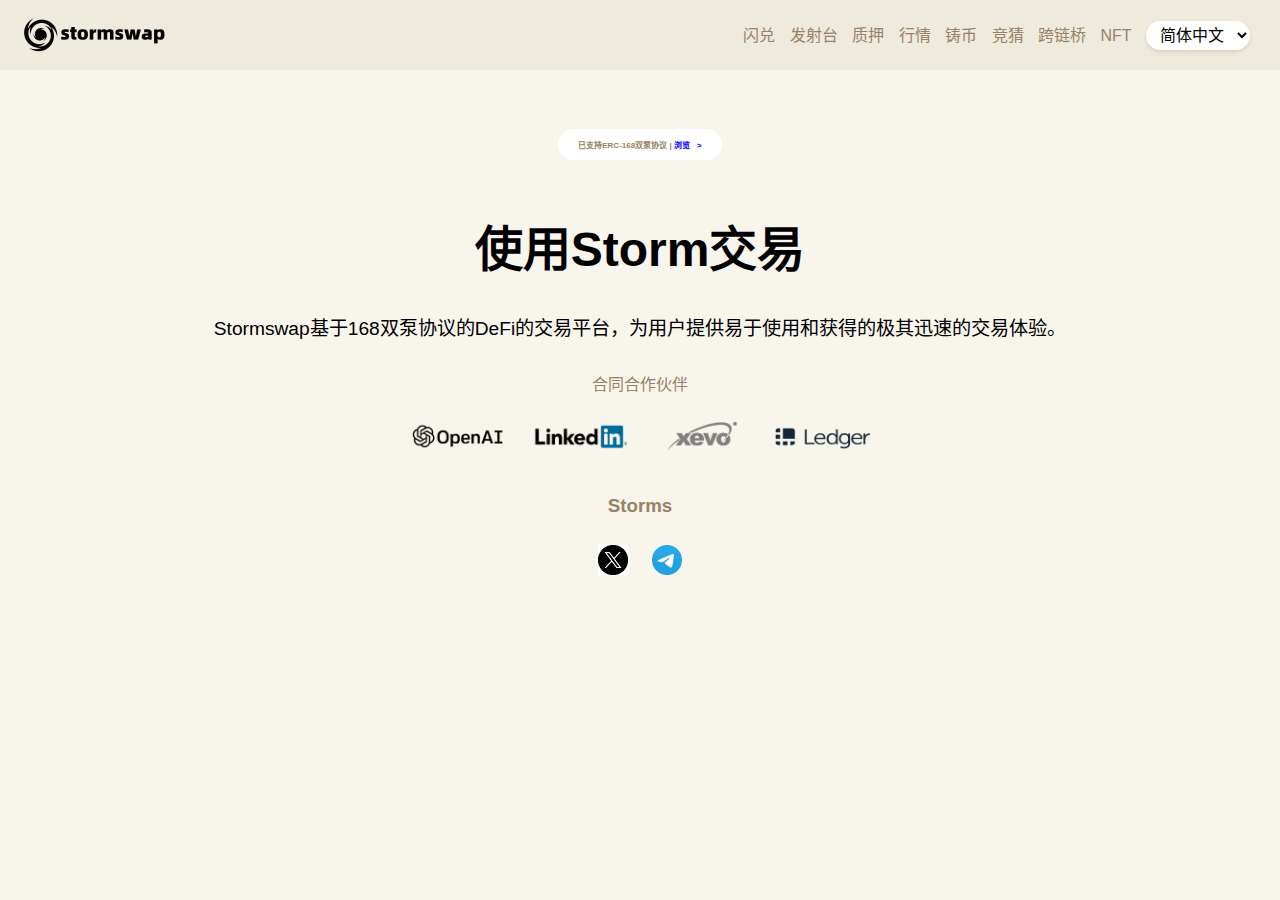
<file: index.html>
<!DOCTYPE html>
<html lang="zh-CN">
<head>
    <meta charset="UTF-8">
    <meta name="viewport" content="width=device-width, initial-scale=1.0">
    <title>Stormswap</title>
    <link rel="stylesheet" href="styles.css">
    <script>
        function navigateToIDOPage() {
            window.location.href = 'ido.html';
        }

        function toggleMenu() {
            var menu = document.getElementById("menu");
            menu.classList.toggle("show");
        }
    </script>
</head>
<body>
    <div class="header" style="background-color: rgb(238, 234, 221);">
        <img src="images/logo.png" alt="Stormswap Logo" class="logo">
        <button class="menu-btn" onclick="toggleMenu()">☰</button>
        <nav class="desktop-nav">
            <ul class="nav-links">
                <li><a href="/bridge">闪兑</a></li>
                <li><a href="/bridge">发射台</a></li>
                <li><a href="/bridge">质押</a></li>
                <li><a href="/bridge">行情</a></li>
                <li><a href="/bridge">铸币</a></li>
                <li><a href="/bridge">竞猜</a></li>
                <li><a href="/bridge">跨链桥</a></li>
                <li><a href="/bridge">NFT</a></li>
                <li>
                    <select>
                        <option value="zh-CN">简体中文</option>
                        <!-- 可添加更多语言选项 -->
                    </select>
                </li>
            </ul>
        </nav>
    </div>
    <div id="menu" class="mobile-menu" style="background-color: rgb(238, 234, 221);">
        <button class="close-btn" onclick="toggleMenu()">✖</button> <!-- 添加关闭按钮 -->
        <img src="images/logo.png" alt="Stormswap Logo" class="logo">
        <ul>
            <li><a href="/bridge">闪兑</a></li>
            <li><a href="/bridge">发射台</a></li>
            <li><a href="/bridge">质押</a></li>
            <li><a href="/bridge">行情</a></li>
            <li><a href="/bridge">铸币</a></li>
            <li><a href="/bridge">竞猜</a></li>
            <li><a href="/bridge">跨链桥</a></li>
            <li><a href="/bridge">NFT</a></li>
            
            <select>
                <option value="zh-CN">简体中文</option>
                <!-- 可添加更多语言选项 -->
            </select>
            
        </ul>
    </div>
    <div class="container">
        <div class="content">
            <h6 class="protocol">已支持ERC-168双泵协议 | <a href="#">浏览</a><span class="arrow"> ></span></h6>
            <h1>使用Storm交易</h1>
            <p>Stormswap基于168双泵协议的DeFi的交易平台，为用户提供易于使用和获得的极其迅速的交易体验。</p>
            <!-- <button onclick="navigateToIDOPage()">开始 IDO</button> -->
        </div>
        <div class="partners">
            <p>合同合作伙伴</p>
            <img src="images/openai.png" alt="OpenAI">
            <img src="images/linkedin.png" alt="LinkedIn">
            <img src="images/xevo.png" alt="Xevo">
            <img src="images/legder.png" alt="legder">
        </div>
        <div class="partners">
            <h3>Storms</h3>
            <p>
                <a href="https://twitter.com/loogbfoxmailco1"><img src="images/twitter.png" alt="Twitter"></a>
                <a href="https://t.me/stormswapDeFi01"><img src="images/telegram.png" alt="Telegram"></a>
            </p>
        </div>
    </div>
</body>
</html>
</file>
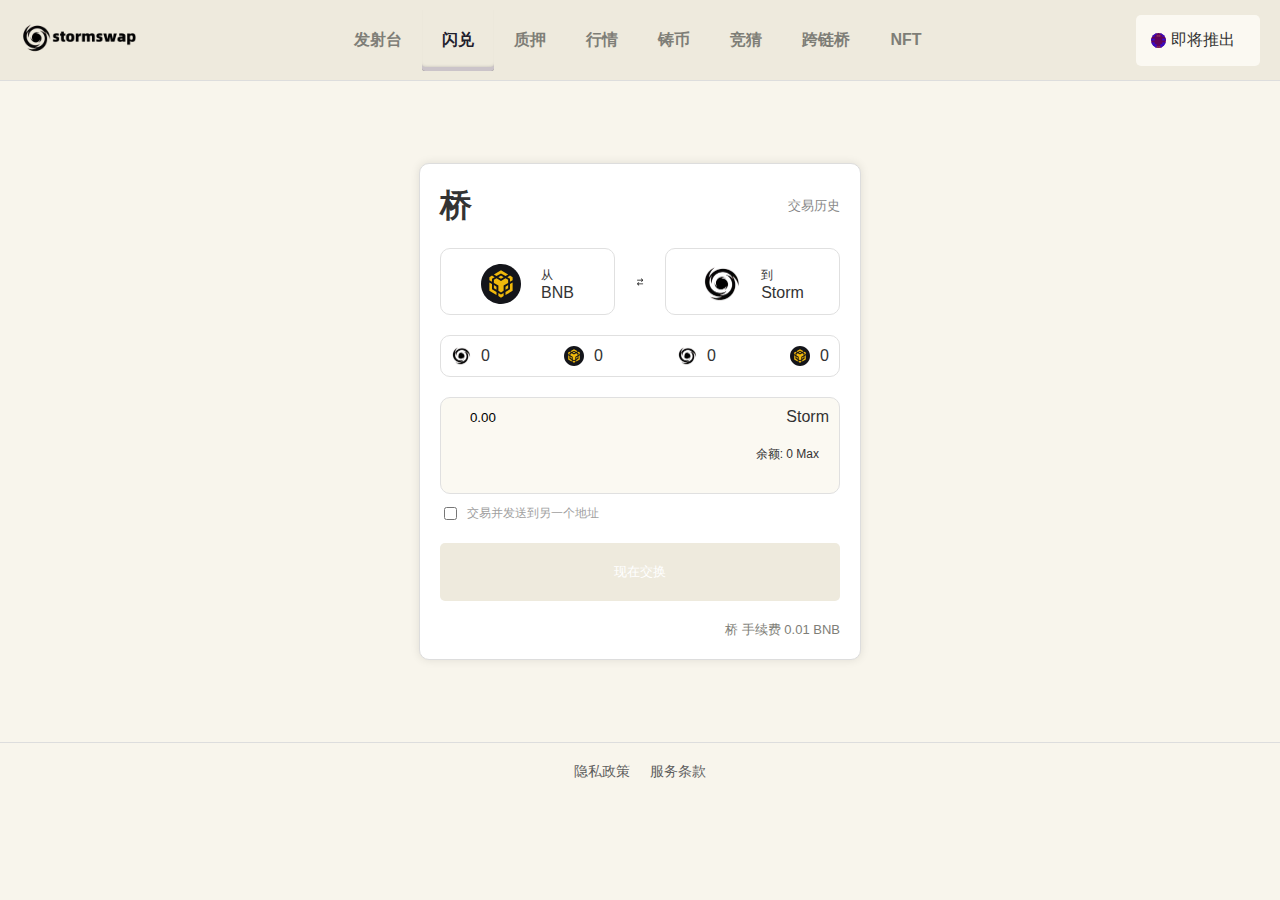
<file: bridge/index.html>
<!DOCTYPE html>
<html lang="en">
<head>
    <meta charset="UTF-8">
    <meta name="viewport" content="width=device-width, initial-scale=1.0">
    <title>桥 - Stormswap</title>
    <link rel="stylesheet" href="styles.css">
</head>
<body>
    <header>
        <div class="logo">
            <img src="images/logo.png" alt="Stormswap Logo">
        </div>
        <nav>
            <a id="deposit" class="nav-link">发射台</a>
            <a id="bridge" class="nav-link active">闪兑</a>
            <a id="stake" class="nav-link">质押</a>
            <a id="farm" class="nav-link">行情</a>
            <a id="farm" class="nav-link">铸币</a>
            <a id="farm" class="nav-link">竞猜</a>
            <a id="farm" class="nav-link">跨链桥</a>
            <a id="farm" class="nav-link">NFT</a>
        </nav>
        <div class="user launch-soon">
            <img src="images/connect.svg">
            <span class="launch-soon"> 即将推出</span>
            <div class="menu-icon" id="menu-icon">≡</div>
        </div>
    </header>
    <main>
        <section class="bridge">
            <div class="bridge-header">
                <h1>桥</h1>
                <div class="history">交易历史</div>
            </div>
            <div class="bridge-form">
                <div class="bridge-container">
                    <div class="from">
                        <div class="chain">
                            <img src="images/bnb.svg" alt="BNB Chain">
                            <div>
                                <label>从</label>
                                <span>BNB</span>
                            </div>
                        </div>
                    </div>
                    <div class="arrow">
                        <img src="images/arrow.png" alt="Arrow">
                    </div>
                    <div class="to">
                        <div class="chain">
                            <img src="images/logo-image.png" alt="Storm">
                            <div>
                                <label>到</label>
                                <span>Storm</span>
                            </div>
                        </div>
                    </div>
                </div>
                <div class="bridge-currencies">
                    <div class="currency">
                        <img src="images/logo-image.png" alt="Bitcoin">
                        <span>0</span>
                    </div>
                    <div class="currency">
                        <img src="images/bnb.svg" alt="Dollar">
                        <span>0</span>
                    </div>
                    <div class="currency">
                        <img src="images/logo-image.png" alt="Bitcoin">
                        <span>0</span>
                    </div>
                    <div class="currency">
                        <img src="images/bnb.svg" alt="Dollar">
                        <span>0</span>
                    </div>
                </div>
                <div class="total-balance-container">
                    <div class="total">
                        <input type="number" value="0.00" readonly>
                        <span>Storm</span>
                    </div>
                    <div class="balance">余额: 0 Max</div>
                </div>
                <div class="trade">
                    <input type="checkbox" id="trade">
                    <label for="trade">交易并发送到另一个地址</label>
                </div>
                <button id="bridge-button" disabled>现在交换</button>
                <div class="fee">桥 手续费 0.01 BNB</div>
            </div>
        </section>
    </main>
    <footer>
        <a href="#">隐私政策</a>
        <a href="#">服务条款</a>
    </footer>
    <script src="bridge-script.js"></script>
</body>
</html>
</file>
<file: styles.css>
body {
    font-family: Arial, sans-serif;
    margin: 0;
    padding: 0;
    background-color: #f8f5ec;
    text-align: center;
}

.container {
    padding: 20px;
}


/* 在 styles.css 文件中 */

.header {
    display: flex;
    justify-content: space-between;
    align-items: center;
    padding: 10px 20px;
}

.logo {
    height: 50px;
}

.menu-btn {
    font-size: 1.5em;
    background: none;
    border: none;
    cursor: pointer;
}

.desktop-nav {
    display: none;
}

.nav-links {
    list-style-type: none;
    margin: 0;
    padding: 0;
}

.nav-links li {
    display: inline;
    margin-right: 10px;
}

.nav-links a {
    text-decoration: none;
    color: #978365;
    font-size: 1em; /* 可根据需要调整字体大小 */
}

/* 手机端菜单样式 */
.mobile-menu {
    display: none;
    padding: 10px 20px;
    box-sizing: border-box;
    position: absolute;
    top: 0;
    left: 0;
    width: 100%;
}

.mobile-menu.show {
    display: block;
}

.mobile-menu ul {
    list-style-type: none;
    padding: 0;
    margin: 50px 0 0 0; /* 为了不覆盖关闭按钮 */
}

.mobile-menu li {
    margin: 10px 0;
}

.mobile-menu a {
    text-decoration: none;
    color: black;
    font-size: 1em; /* 调整字体大小 */
}

.close-btn {
    font-size: 1.5em;
    background: none;
    border: none;
    cursor: pointer;
    position: absolute;
    top: 10px;
    right: 20px;
}

select {
    background: white;
    border: 1px solid #ccc;
    border-radius: 5px;
    padding: 5px;
    box-shadow: 0px 4px 6px rgba(0, 0, 0, 0.1);
}

@media (min-width: 768px) {
    .desktop-nav {
        display: block;
    }

    .menu-btn {
        display: none;
    }
}

@media (max-width: 768px) {
    .mobile-menu select {
        font-size: 1em;
        border-radius: 5px;
        padding: 5px;
        box-shadow: 0px 4px 6px rgba(0, 0, 0, 0.1);
    }
}



.menu-btn {
    font-size: 2em;
    background: none;
    border: none;
    cursor: pointer;
}

.mobile-menu {
    display: none;
}

.mobile-menu.show {
    display: block;
    position: absolute;
    top: 0;
    left: 0;
    width: 100%;
    height: 100%;
    background-color: #f8f5ec;
    z-index: 1000;
    text-align: left;
    padding-top: 50px;
}

.mobile-menu ul {
    list-style-type: none;
    padding: 0;
    margin: 20px 0;
}

.mobile-menu li {
    margin: 20px 5%;
}

.mobile-menu a {
    text-decoration: none;
    font-size: 1.5em;
    color: black;
}

.mobile-menu select {
    font-size: 1.5em;
    margin-left: 5%;
}

.content {
    margin: 20px;
}

.protocol {
    display: inline-block;
    background-color: white;
    padding: 10px 20px;
    border-radius: 20px;
    color: #978365;
    font-size: 0.5em; /* 将字体大小调整为 1em */
}

.protocol a {
    color: blue;
    text-decoration: none;
}

.protocol .arrow {
    color: blue;
    margin-left: 5px;
}

.content h1 {
    font-size: 3em;
}

.content p {
    font-size: 1.2em;
}

.content button {
    background-color: #4a00e0;
    color: white;
    border: none;
    padding: 10px 20px;
    font-size: 1em;
    border-radius: 20px;
    cursor: pointer;
}

.partners {
    margin-top: 30px;
    font-size: 1em;
    color: #978365;
}

.partners img {
    margin: 10px;
    height: 30px;
}

.footer {
    margin-top: 30px;
    font-size: 0.8em;
}

.nav-links select {
    font-size: 1em;
    border: none;
    background-color: white;
    border-radius: 20px;
    padding: 5px 10px;
    box-shadow: 0 2px 4px rgba(0, 0, 0, 0.1); /* 添加阴影效果 */
}

@media (min-width: 768px) {
    nav {
        display: block;
    }
    .menu-btn {
        display: none;
    }
    .mobile-menu {
        display: none;
    }
    .nav-links a {
        font-size: 1em;
        color: #978365; /* 修改链接字体颜色为 #978365 */
    }
    .nav-links select {
        font-size: 1em;
    }
}

@media (max-width: 768px) {
    .content h1 {
        font-size: 2em;
    }
    .content p {
        font-size: 1em;
    }
    .content button {
        font-size: 0.9em;
    }
}

@media (max-width: 768px) {
    .nav-links a {
        font-size: 0.5em; /* 将字体大小调整为 0.8em */
    }

    .close-btn {
        display: block; /* 显示关闭按钮 */
        font-size: 1.5em; /* 设置关闭按钮的字体大小 */
    }
}

.close-btn {
    position: absolute;
    top: 10px;
    right: 10px;
    font-size: 1.5em;
}

.mobile-menu select {
    font-size: 1em;
    border: none;
    background-color: white;
    border-radius: 20px;
    padding: 5px 10px;
    box-shadow: 0 2px 4px rgba(0, 0, 0, 0.1); /* 添加阴影效果 */
}
</file>
<file: bridge/styles.css>
body {
    font-family: Arial, sans-serif;
    background-color: #f8f5ec;
    color: #333;
    margin: 0;
    padding: 0;
}

header {
    display: flex;
    justify-content: space-between;
    align-items: center;
    background-color: rgb(238, 234, 221);
    padding: 10px 20px;
    border-bottom: 1px solid #ddd;
    height: 60px; /* 根据提供的图像调整高度 */
    position: relative;
}

.logo img {
    height: 40px; /* 调整logo大小 */
}

nav {
    display: flex;
    align-items: center;
}

nav a {
    text-decoration: none;
    color: #7E7E77;
    font-weight: bold;
    padding: 10px 0;
    position: relative;
    cursor: pointer;
}

nav a.active {
    color: #21202C;
    box-shadow: inset 0 -4px 0 #21202C, inset 0 -6px 5px -5px #21202C;
    border-radius: 0 0 3px 3px;
}


nav a.active::after {
    content: '';
    position: absolute;
    bottom: -8px;
    left: 50%;
    transform: translateX(-50%);
    width: 100%;
    height: 6px;
}

.user {
    display: flex;
    align-items: center;
    padding: 15px 15px;
    background-color: rgb(251 249 242);
    border-radius: 5px; /* 圆弧背景 */
}

.user span {
    margin-right: 10px;
}

.menu-icon {
    font-size: 24px;
    cursor: pointer;
    display: none; /* 默认隐藏 */
}

main {
    display: flex;
    justify-content: center;
    padding: 20px;
}

.bridge {
    width: 400px;
    margin-top: 5%;
    margin-bottom: 5%;
    background-color: #fff;
    border: 1px solid #ddd;
    border-radius: 10px;
    padding: 20px;
    box-shadow: 0 0 10px rgba(0, 0, 0, 0.1);
}

.bridge-header {
    display: flex;
    justify-content: space-between;
    align-items: center;
}

.bridge h1, .history {
    margin: 0;
}

.history {
    color: #888;
    cursor: pointer;
    font-size: small;
}

.bridge-form {
    margin-top: 20px;
}

.form-row {
    display: flex;
    justify-content: space-between;
    align-items: center;
}

.from, .to {
    display: flex;
    flex-direction: column;
    align-items: flex-start;
}

.chain {
    display: flex;
    align-items: center;
    margin-top: 5px;
}

.chain img {
    width: 24px;
    height: 24px;
    margin-right: 10px;
}

.arrows {
    display: flex;
    flex-direction: column;
    align-items: center;
    font-size: 20px;
    color: #888;
}

.amount {
    display: flex;
    justify-content: space-between;
    margin-bottom: 10px;
}

.amount .token {
    display: flex;
    align-items: center;
}

.amount .token input {
    width: 60px;
    margin-right: 5px;
    text-align: right;
}

.total {
    display: flex;
    align-items: center;
    justify-content: space-between;
}

.total input {
    width: calc(100% - 50px);
    text-align: left;
    padding-left: 5%;
    background-color: transparent;
    border: none;
}


.balance {
    text-align: right;
    margin-bottom: 10px;
    background-color: rgb(251, 249, 242);
    border-radius: 10px;
    padding: 10px;
    font-size: 12px;
}

.trade {
    display: flex;
    align-items: center;
    margin-bottom: 20px;
}

.trade input {
    margin-right: 10px;
}

#bridge-button {
    width: 100%;
    padding: 20px;
    border: none;
    border-radius: 5px;
    background-color: rgb(238 234 221);
    color: #fff;
    cursor: not-allowed;
}

#bridge-button:enabled {
    background-color: #007bff;
    cursor: pointer;
}

.fee {
    text-align: right;
    color: #888;
}

footer {
    display: flex;
    justify-content: center;
    padding: 20px;
    border-top: 1px solid #ddd;
}

footer a {
    margin: 0 10px;
    text-decoration: none;
    color:#5E5E5E;
    font-size:14px;
}

@media (max-width: 768px) {
    nav {
        display: none;
        flex-direction: column;
        background-color: rgb(238, 234, 221);
        position: absolute;
        top: 60px;
        right: 0;
        width: 100%;
    }

    nav a {
        padding: 10px;
        border-bottom: 1px solid #ddd;
    }

    .menu-icon {
        display: block;
    }

    .user {
        position: relative;
    }
}


nav a {
    text-decoration: none;
    color: #7E7E77;
    font-weight: bold;
    padding: 20px;
    position: relative;
}

nav a.active {
    color: #21202C;
    box-shadow: inset 0 -4px 0 #cbc4c9, inset 0 -6px 5px -5px #21202C;
    border-radius: 0 0 3px 3px;
}


.user .menu-icon {
    margin-left: 10px;
    cursor: pointer;
}

.main {
    padding: 20px;
}

.bridge-header {
    display: flex;
    justify-content: space-between;
    align-items: center;
}

.bridge-container {
    display: flex;
    justify-content: space-between;
    align-items: center;
    margin-top: 20px;
    background-color: #FFF;
    border-radius: 10px;
}

.bridge-panel {
    display: flex;
    align-items: center;
    justify-content: space-between;
    width: 100%;
}

.from, .to {
    display: flex;
    align-items: center;
    background-color: #FFF;
    border: 1px solid #E0E0E0;
    border-radius: 10px;
    padding: 10px;
    flex: 1;
}

.chain {
    display: flex;
    align-items: center;
    gap: 10px;
}

.chain img {
    height: 40px;
    width: 40px;
}

.chain div {
    display: flex;
    flex-direction: column;
}

.arrow {
    margin: 0 20px;
}

.arrow img {
    height: 10px;
    width: 10px;
}

.bridge-action {
    display: flex;
    justify-content: space-between;
    align-items: center;
    margin-top: 20px;
}

.bridge-button {
    background-color: #7E7E77;
    color: #FFF;
    padding: 10px 20px;
    border: none;
    border-radius: 5px;
    cursor: not-allowed;
}

.bridge-button:hover {
    background-color: #5E5E5E;
}

.fee {
    color: #7E7E77;
    padding-top: 5%;
    font-size: small;
}

.user img {
    width: 15px;
    height: 15px;
    border-radius: 50%;
    object-fit: cover;
    margin-right: 5px; /* 为了让图像和文本之间有一点间距 */
}


@media (max-width: 768px) {
    nav {
        display: none;
        flex-direction: column;
        background-color: rgb(238, 234, 221);
        position: absolute;
        top: 60px;
        left: 0;
        right: 0;
    }

    nav a {
        padding: 10px 20px;
    }

    .menu-icon {
        display: block;
        cursor: pointer;
    }

    .menu-icon.active + nav {
        display: flex;
    }
}


.bridge-currencies {
    display: flex;
    justify-content: space-between;
    align-items: center;
    background-color: #FFF;
    border: 1px solid #E0E0E0;
    border-radius: 10px;
    padding: 10px;
    margin-top: 20px;
    margin-bottom: 20px;
}


.currency {
    display: flex;
    align-items: center;
    gap: 10px;
}

.currency img {
    height: 20px;
    width: 20px;
}

.currency span {
    font-size: 16px;
    color: #333;
}

.amount {
    display: flex;
    justify-content: space-between;
    margin-bottom: 10px;
}


.total-balance-container {
    background-color: rgb(251, 249, 242);
    border-radius: 10px;
    padding: 10px;
    margin-bottom: 10px;
    border: 1px solid #E0E0E0;
    display: flex;
    flex-direction: column;
    gap: 10px;
}

label[for="trade"] {
    font-size: 12px; /* 你可以根据需要调整这个值 */
    color: #a19f9f;
}


.from label {
    font-size: 12px; /* 根据需要调整这个值 */
}

.to label {
    font-size: 12px; /* 根据需要调整这个值 */
}
</file>
